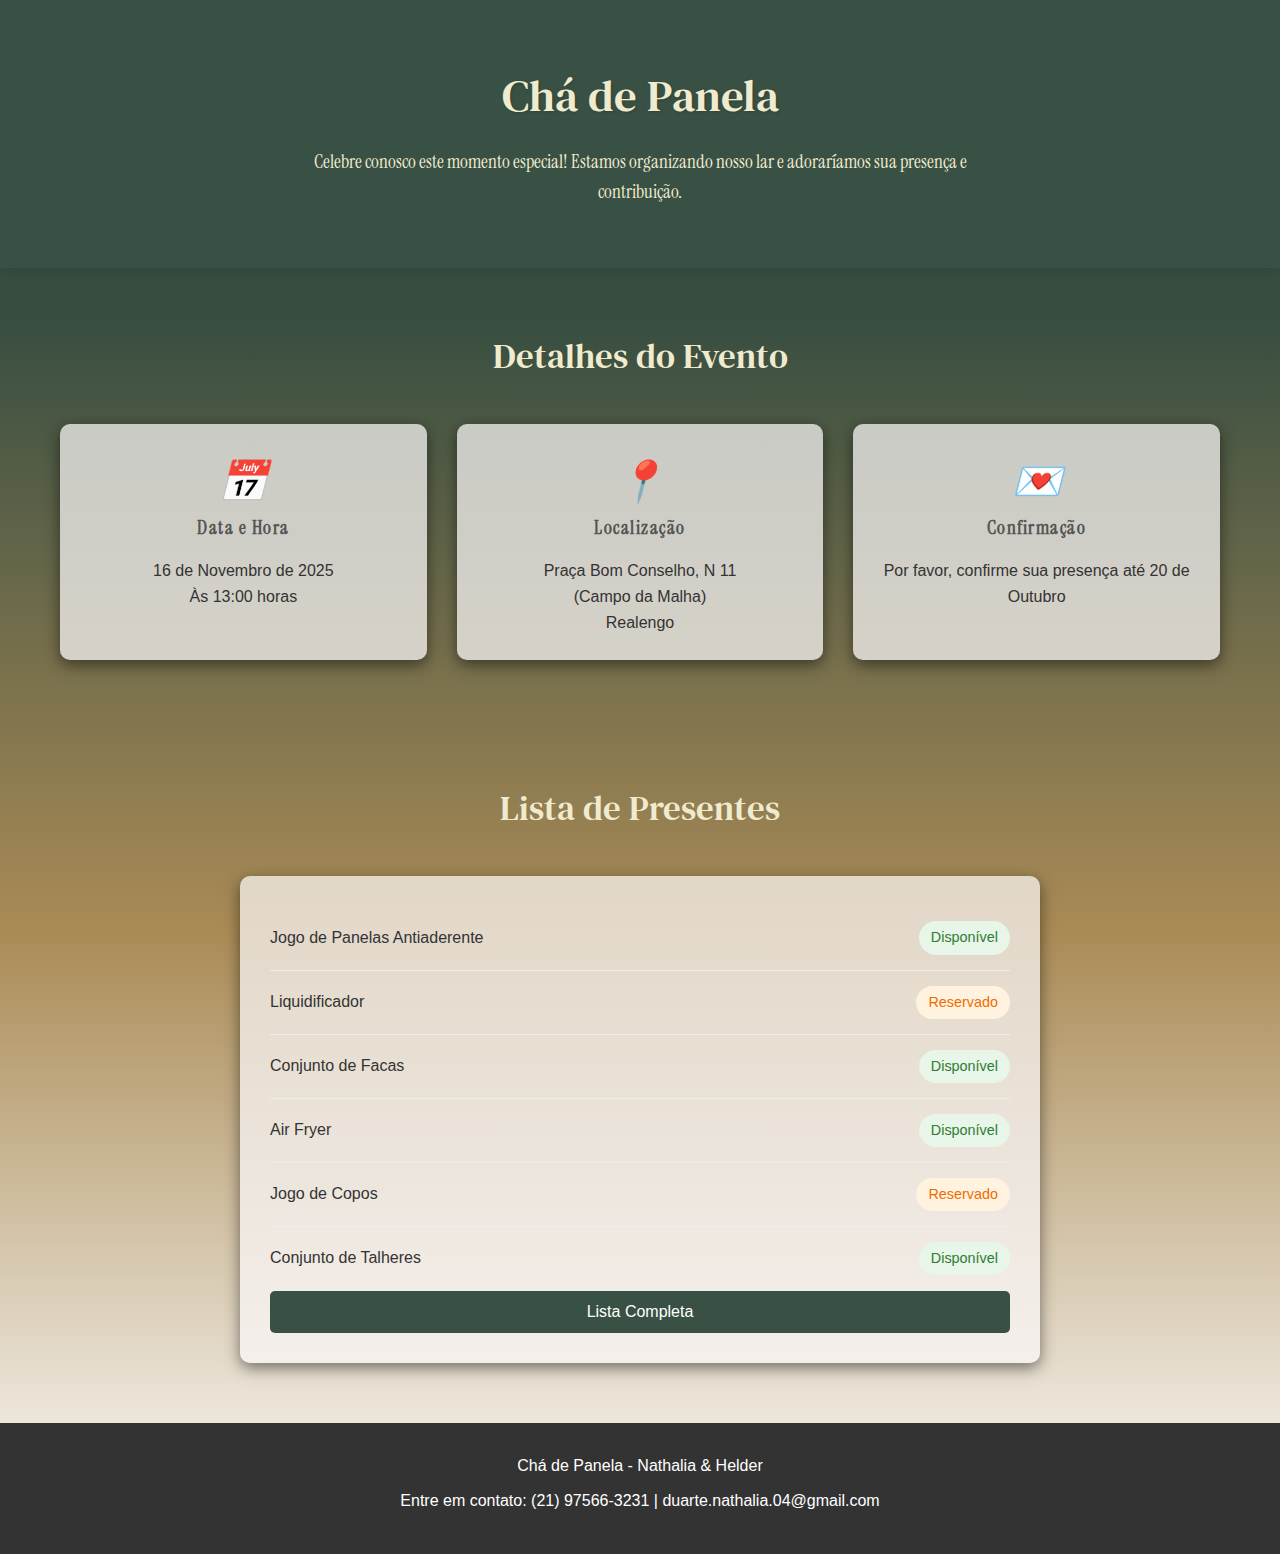
<file: index.html>
<!DOCTYPE html>
<html lang="pt-BR">
<head>
    <meta charset="UTF-8">
    <meta name="viewport" content="width=device-width, initial-scale=1.0">
    <title>Chá de Panela - Celebre Conosco!</title>
    <link rel="stylesheet" href="estilo/style.css">
</head>
<body>
    <!-- Cabeçalho -->
    <header>
        <div class="container header-content">
            <h1>Chá de Panela</h1>
            <p>Celebre conosco este momento especial! Estamos organizando nosso lar e adoraríamos sua presença e contribuição.</p>
        </div>
    </header>

    <!-- Informações do evento -->
    <section class="info-section">
        <div class="container">
            <h2 class="section-title">Detalhes do Evento</h2>
            <div class="info-grid">
                <div class="info-card">
                    <i>📅</i>
                    <h3>Data e Hora</h3>
                    <p>16 de Novembro de 2025<br>Às 13:00 horas</p>
                </div>
                <div class="info-card">
                    <i>📍</i>
                    <h3>Localização</h3>
                    <p>Praça Bom Conselho, N 11<br>(Campo da Malha)<br>Realengo</p>
                </div>
                <div class="info-card">
                    <i>💌</i>
                    <h3>Confirmação</h3>
                    <p>Por favor, confirme sua presença até 20 de Outubro</p>
                </div>
            </div>
        </div>
    </section>

    <!-- Lista de presentes -->
    <section class="gift-section">
        <div class="container">
            <h2 class="section-title">Lista de Presentes</h2>
            <div class="gift-list">
                <div class="gift-item">
                    <span class="gift-name">Jogo de Panelas Antiaderente</span>
                    <span class="gift-status available">Disponível</span>
                </div>
                <div class="gift-item">
                    <span class="gift-name">Liquidificador</span>
                    <span class="gift-status reserved">Reservado</span>
                </div>
                <div class="gift-item">
                    <span class="gift-name">Conjunto de Facas</span>
                    <span class="gift-status available">Disponível</span>
                </div>
                <div class="gift-item">
                    <span class="gift-name">Air Fryer</span>
                    <span class="gift-status available">Disponível</span>
                </div>
                <div class="gift-item">
                    <span class="gift-name">Jogo de Copos</span>
                    <span class="gift-status reserved">Reservado</span>
                </div>
                <div class="gift-item">
                    <span class="gift-name">Conjunto de Talheres</span>
                    <span class="gift-status available">Disponível</span>
                </div>
                <button type="button" class="btn btn-list" onclick="window.open('https://docs.google.com/spreadsheets/d/1Lwie55zpn1x5so3NQMjzQLziNVWL7u7MCazVJwaz4aI/edit?gid=0#gid=0', '_blank')">
                  Lista Completa
                </button>
            </div>
        </div>
    </section>


    <!-- Rodapé -->
    <footer>
        <div class="container footer-content">
            <p>Chá de Panela - Nathalia & Helder</p>
            <p>Entre em contato: (21) 97566-3231 | duarte.nathalia.04@gmail.com</p>
            
        </div>
    </footer>


</body>
</html>
</file>
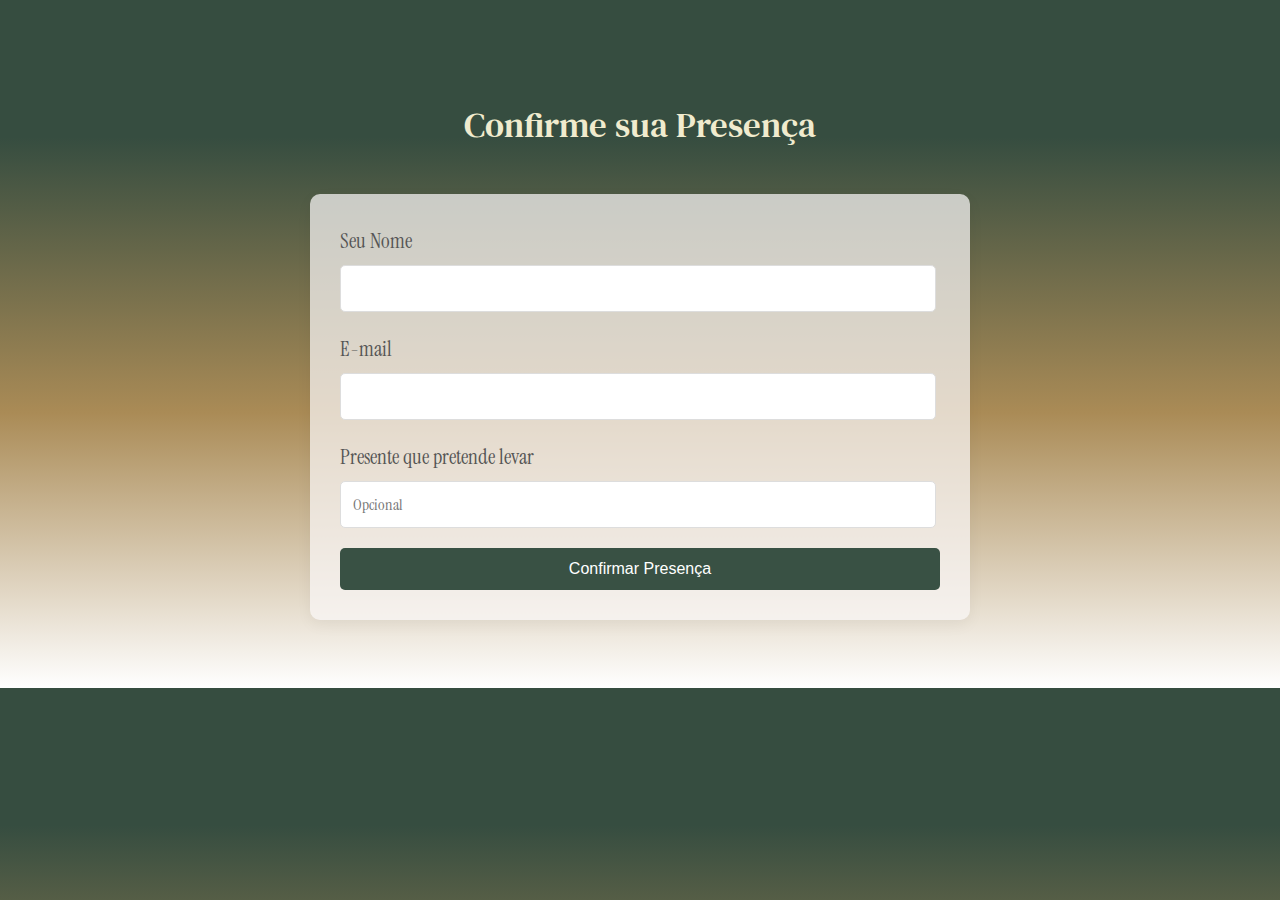
<file: confirmacao.html>
<!DOCTYPE html>
<html lang="pt-BR">
<head>
    <meta charset="UTF-8">
    <meta name="viewport" content="width=device-width, initial-scale=1.0">
    <title>Confirme sua presença!</title>
    <link rel="stylesheet" href="estilo/confirmacao.css">
</head>
<body>
   <!-- Confirmação de presença -->
    <section class="rsvp-section">
        <div class="container">
            <h2 class="section-title">Confirme sua Presença</h2>
            <form class="rsvp-form" id="rsvpForm" action="https://formspree.io/f/mdkwebbj" method="POST">
                <div class="form-group">
                    <label for="name">Seu Nome</label>
                    <input type="text" id="name" name="Nome" required>
                </div>
                <div class="form-group">
                    <label for="email">E-mail</label>
                    <input type="email" id="email" name="Email" required>
                </div>
                <div class="form-group">
                    <label for="gift">Presente que pretende levar</label>
                    <input type="text" id="gift" name="Presente" placeholder="Opcional">
                </div>
                <button type="submit" class="btn btn-block">Confirmar Presença</button>
            </form>
        </div>
    </section>
 
        <!-- Modal de confirmação -->
    <div class="modal" id="confirmationModal">
        <div class="modal-content">
            <span class="close-modal" id="closeModal">&times;</span>
            <h2>Obrigado!</h2>
            <p>Sua presença foi confirmada com sucesso.</p>
            <p>Estamos ansiosos para celebrar com você!</p>
            <button class="btn" id="modalCloseBtn">Fechar</button>
        </div>
    </div>

</body>
</html>
</file>
<file: estilo/style.css>
/* Fontes */
@import url('https://fonts.googleapis.com/css2?family=DM+Serif+Text:ital@0;1&display=swap');
@import url('https://fonts.googleapis.com/css2?family=Instrument+Serif:ital@0;1&display=swap');

/* Variáveis */
:root {
    --fonte-destaque: 'DM Serif Text', serif;
    --fonte-padrao: 'Instrument Serif', serif;
    --cor-padrao:#F0EBCE;
    --cor-background: #395144;
    --cor-background-2: #4E6C50;
    --cor-hover: #AA8B56;
}

/* Reset e estilos gerais */
        * {
            margin: 0;
            padding: 0;
            box-sizing: border-box;
            font-family: 'Segoe UI', Tahoma, Geneva, Verdana, sans-serif;
        }
        
        body {
            background: linear-gradient(#364d40 20%, #AA8B56, white);
            
            color: #333;
            line-height: 1.6;
        }
        
        .container {
            max-width: 1200px;
            margin: 0 auto;
            padding: 0 20px;
        }
        
        /* Cabeçalho */
        header {
            background-color: var(--cor-background);
            box-shadow: 0 4px 10px -1px rgba(0, 0, 0, 0.1);
            color: var(--cor-padrao);
            text-align: center;
            padding: 60px 20px;
            position: relative;
            overflow: hidden;
        }
        
        .header-content h1 {
            font-family: var(--fonte-destaque);
            font-weight: normal;
            font-size: 2.8rem;
            margin-bottom: 15px;
            text-shadow: 1px 1px 3px rgba(0,0,0,0.2);
        }
        
        .header-content p {
            font-family: var(--fonte-padrao);
            font-size: 1.2rem;
            max-width: 700px;
            margin: 0 auto;
        }
        
        /* Seção de informações */
        .info-section {
            padding: 60px 0;
            
        }
        
        .section-title {
            font-family: var(--fonte-destaque);
            font-weight: normal;
            text-align: center;
            margin-bottom: 40px;
            color: var(--cor-padrao);
            font-size: 2.2rem;
        }
        
        .info-grid {
            display: grid;
            grid-template-columns: repeat(auto-fit, minmax(300px, 1fr));
            gap: 30px;
        }
        
        .info-card {
            
            border-radius: 10px;
            padding: 25px;
            background-color: #f9f7f7b9;
            box-shadow: 0 5px 15px rgba(0,0,0,0.5);
            text-align: center;
            transition: transform 0.3s ease;
        }
        
        .info-card:hover {
            transform: translateY(-5px);
        }
        
        .info-card i {
            font-size: 2.5rem;
            color: #ff6b81;
            margin-bottom: 15px;
        }
        
        .info-card h3 {
            font-family: var(--fonte-padrao);
            letter-spacing: 1.5px;
            font-weight: bolder;
            margin-bottom: 15px;
            color: #555;
        }
        
        /* Lista de presentes */
        .gift-section {
            padding: 60px 0;
            
        }
        
        .gift-list {
            max-width: 800px;
            margin: 0 auto;
           
            border-radius: 10px;
            padding: 30px;
            background-color: #f9f7f7b9;
            box-shadow: 0 5px 15px rgba(0,0,0,0.5);
        }
        
        .gift-item {
            display: flex;
            justify-content: space-between;
            align-items: center;
            padding: 15px 0;
            border-bottom: 1px solid #eee;
        }
        
        .gift-item:last-child {
            border-bottom: none;
        }
        
        .gift-name {
            font-weight: 500;
        }
        
        .gift-status {
            padding: 5px 12px;
            border-radius: 20px;
            font-size: 0.9rem;
            font-weight: 500;
        }

        .btn-list {
            display: block;
            width: 100%;
        }
        
        .available {
            background-color: #e8f5e9;
            color: #2e7d32;
        }
        
        .reserved {
            background-color: #fff3e0;
            color: #ef6c00;
        }
        

        .btn {
            display: inline-block;
            background-color: var(--cor-background);
            color: white;
            padding: 12px 25px;
            border: none;
            border-radius: 5px;
            cursor: pointer;
            font-size: 1rem;
            font-weight: 500;
            transition: background-color 0.3s ease;
        }
        
        .btn:hover {
            background-color: var(--cor-hover);
        }
        
        .btn-block {
            display: block;
            width: 100%;
        }
        
        /* Rodapé */
        footer {
            background-color: #333;
            color: white;
            text-align: center;
            padding: 30px 20px;
        }
        
        .footer-content p {
            margin-bottom: 10px;
        }
        
     
        
        /* Responsividade */
        @media (max-width: 768px) {
            .header-content h1 {
                font-size: 2.2rem;
            }
            
            .info-grid {
                grid-template-columns: 1fr;
            }
            
            .gift-item {
                flex-direction: column;
                align-items: flex-start;
            }
            
            .gift-status {
                margin-top: 10px;
            }
        }
</file>
<file: estilo/confirmacao.css>
/* Fontes */
@import url('https://fonts.googleapis.com/css2?family=DM+Serif+Text:ital@0;1&display=swap');
@import url('https://fonts.googleapis.com/css2?family=Instrument+Serif:ital@0;1&display=swap');

/* Variáveis */
:root {
    --fonte-destaque: 'DM Serif Text', serif;
    --fonte-padrao: 'Instrument Serif', serif;
    --cor-padrao:#F0EBCE;
    --cor-background: #395144;
    --cor-background-2: #4E6C50;
    --cor-hover: #AA8B56;
}

 
        
        body {
            background: linear-gradient(#364d40 20%, #AA8B56, white);
            color: #333;
            line-height: 1.6;
        }
        
        .container {
            max-width: 1200px;
            margin: 0 auto;
            padding: 0 20px;
        }
        
        
        /* Formulário de confirmação */
        .rsvp-section {
            
            padding: 60px 0;
           
        }

        .section-title {
            font-family: var(--fonte-destaque);
            font-weight: normal;
            text-align: center;
            margin-bottom: 40px;
            color: var(--cor-padrao);
            font-size: 2.2rem;
        }
        
        .rsvp-form {
            max-width: 600px;
            margin: 0 auto;
            background-color: #f9f7f7b9;
            box-shadow: 0 5px 15px rgba(0,0,0,0.5);
            padding: 30px;
            border-radius: 10px;
            box-shadow: 0 5px 15px rgba(0,0,0,0.05);
        }
        
        .form-group {
            font-family: var(--fonte-padrao);
            font-size: 1.3em;
            font-weight: bolder;
            margin-bottom: 20px;
        }
        
        .form-group label {
            display: block;
            margin-bottom: 8px;
            font-weight: 500;
            color: #555;
        }
        
        .form-group input {
            font-family: var(--fonte-padrao);
            width: 95%;
            padding: 12px;
            border: 1px solid #ddd;
            border-radius: 5px;
            font-size: 1rem;
        }
        
        .btn {
            display: inline-block;
            background-color: var(--cor-background);
            color: white;
            padding: 12px 25px;
            border: none;
            border-radius: 5px;
            cursor: pointer;
            font-size: 1rem;
            font-weight: 500;
            transition: background-color 0.3s ease;
        }
        
        .btn:hover {
            background-color: var(--cor-hover);
        }
        
        .btn-block {
            display: block;
            width: 100%;
        }

           /* Modal */
        .modal {
            display: none;
            position: fixed;
            top: 0;
            left: 0;
            width: 100%;
            height: 100%;
            background-color: rgba(0,0,0,0.5);
            z-index: 1000;
            justify-content: center;
            align-items: center;
        }
        
        .modal-content {
            background-color: white;
            padding: 30px;
            border-radius: 10px;
            max-width: 500px;
            width: 90%;
            text-align: center;
            position: relative;
        }
        
        .close-modal {
            position: absolute;
            top: 15px;
            right: 15px;
            font-size: 1.5rem;
            cursor: pointer;
            color: #777;
        }
</file>
